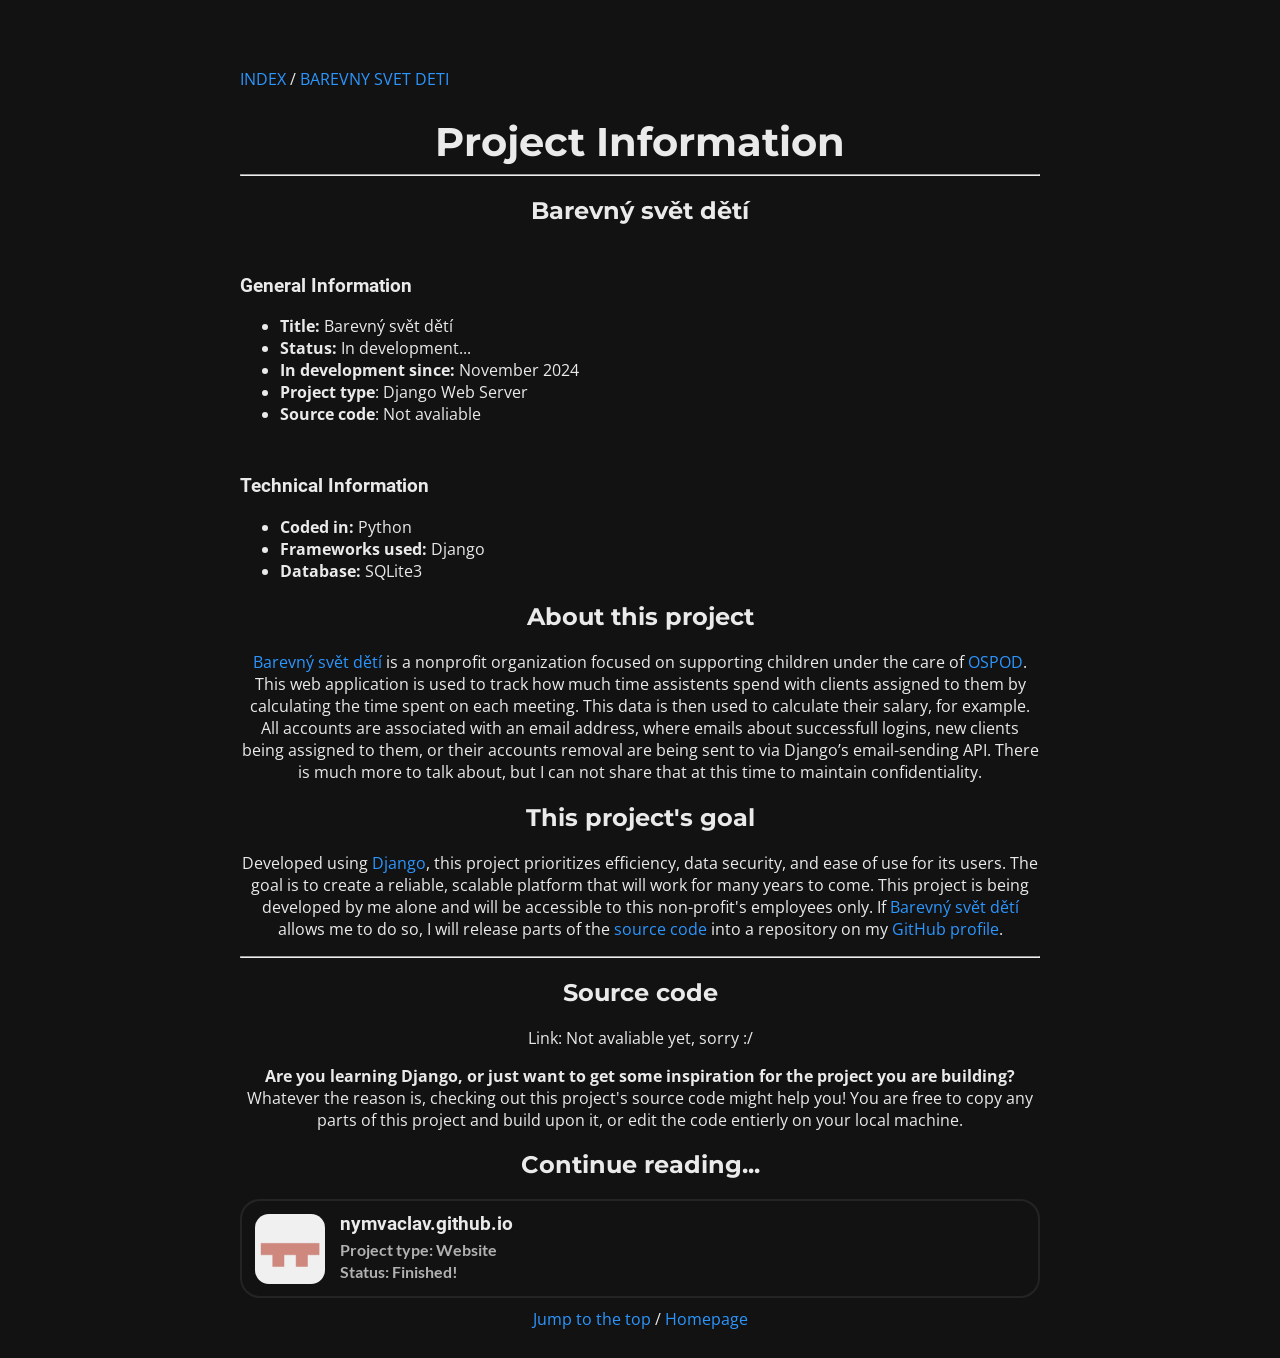
<file: projects/barevnysvetdeti.html>
<!DOCTYPE html>
<html lang="en">
    <head>
        <meta charset="utf-8">
        <meta name="viewport" content="width=device-width, initial-scale=1">
        <title>Václav | My Projects</title>
        <!-- CSS -->
        <link rel="stylesheet" href="/assets/css/main-dark.css"/>
        <link rel="stylesheet" href="/assets/css/font.css"/>
    </head>
    <body>
        <!-- Jump to the top (empty elemant) -->
        <div id="site-top"></div>
        <div class="crop-web">
            

            <!-- Navigation! -->
            <p style="text-align: start;">
                <a href="/index.html">INDEX</a> / <a href="/projects/barevnysvetdeti.html">BAREVNY SVET DETI</a>
            </p>

            <!-- Heading -->
            <h1 style="margin-bottom: 0px;">Project Information</h1>
            <hr>

            <!-- Project Information -->
            <div>
                <h2>Barevný svět dětí</h2>
                <div style="text-align: start; margin-top: 50px;">
                    <h3>General Information</h3>
                    <ul>
                        <li><b>Title:</b> Barevný svět dětí</li>
                        <li><b>Status:</b> In development...</li>   
                        <li><b>In development since:</b> November 2024</li> 
                        <li><b>Project type</b>: Django Web Server</li>
                        <li><b>Source code</b>: Not avaliable</li>          
                    </ul>
                </div>
                <div style="text-align: start; margin-top: 50px;">
                    <h3>Technical Information</h3>
                    <ul>
                        <li><b>Coded in:</b> Python</li>
                        <li><b>Frameworks used:</b> Django</li>   
                        <li><b>Database:</b> SQLite3</li>     
                    </ul>
                </div>
            </div>

            <!-- About this project -->
            <div>
                <h2>About this project</h2>
                <p>
                    <a href="https://www.barevnysvetdeti.cz/">Barevný svět dětí</a> is a nonprofit organization focused on supporting children under the care of <a href="https://www.ospod.cz/">OSPOD</a>. 
                    This web application is used to track how much time assistents spend with clients assigned to them by calculating the time spent on each meeting.
                    This data is then used to calculate their salary, for example. All accounts are associated with an email address, where emails about successfull logins, new clients being assigned
                    to them, or their accounts removal are being sent to via Django’s email-sending API. There is much more to talk about, but I can not share that at this time to maintain confidentiality.
                </p>

                <h2>This project's goal</h2>
                <p>
                    Developed using <a href="https://www.djangoproject.com/">Django</a>, this project prioritizes efficiency, data security, and ease of use for its users. 
                    The goal is to create a reliable, scalable platform that will work for many years to come. This project is being developed by me alone and will be accessible
                    to this non-profit's employees only. If <a href="https://www.barevnysvetdeti.cz/">Barevný svět dětí</a> allows me to do so, I will release parts of the <a href="https://en.wikipedia.org/wiki/Source_code">source code</a> into a repository on my <a href="https://github.com/nymvaclav">GitHub profile</a>.
                </p>
            </div>

            <hr>
            <!-- View the source code! -->
            <div>
                <h2>Source code</h2>
                <span>Link: Not avaliable yet, sorry :/</span>
                <p><b>Are you learning Django, or just want to get some inspiration for the project you are building?</b> Whatever the reason is, checking out this project's source code might help you! You are free to copy any parts of this project and build upon it, or edit the code entierly on your local machine.</p>
            </div>

            <div>
                <h2>Continue reading...</h2>

                <a href="/projects/nymvaclav-github-io.html">
                    <div class="project-base">
                        <div class="project">
                            <div class="project-container">
                                <div>
                                    <img src="/assets/img/project/nymvaclav-github-io/pfp.png" width="70px" height="70px" class="project">
                                </div>
                                <div style="margin-left: 15px;">
                                    <div style="margin-bottom: 4px; margin-top: -1px;">
                                        <h3 style="margin: 0px;"><!-- title -->nymvaclav.github.io</h3>
                                    </div>
                                    <div>
                                        <span class="project"><!-- description -->Project type: Website</span><br>
                                        <span class="project"><!-- description -->Status: Finished!</span>
                                    </div>
                                </div>
                            </div>
                        </div>
                    </div>
                </a>
            </div>

            <!-- Actions at the bottom of the site  -->
            <div style="margin-bottom: 10px;">
                <a href="#site-top">Jump to the top </a>
                <span>/</span>
                <a href="/index.html"> Homepage</a>
            </div>
        </div>
    </body>
</html>
</file>
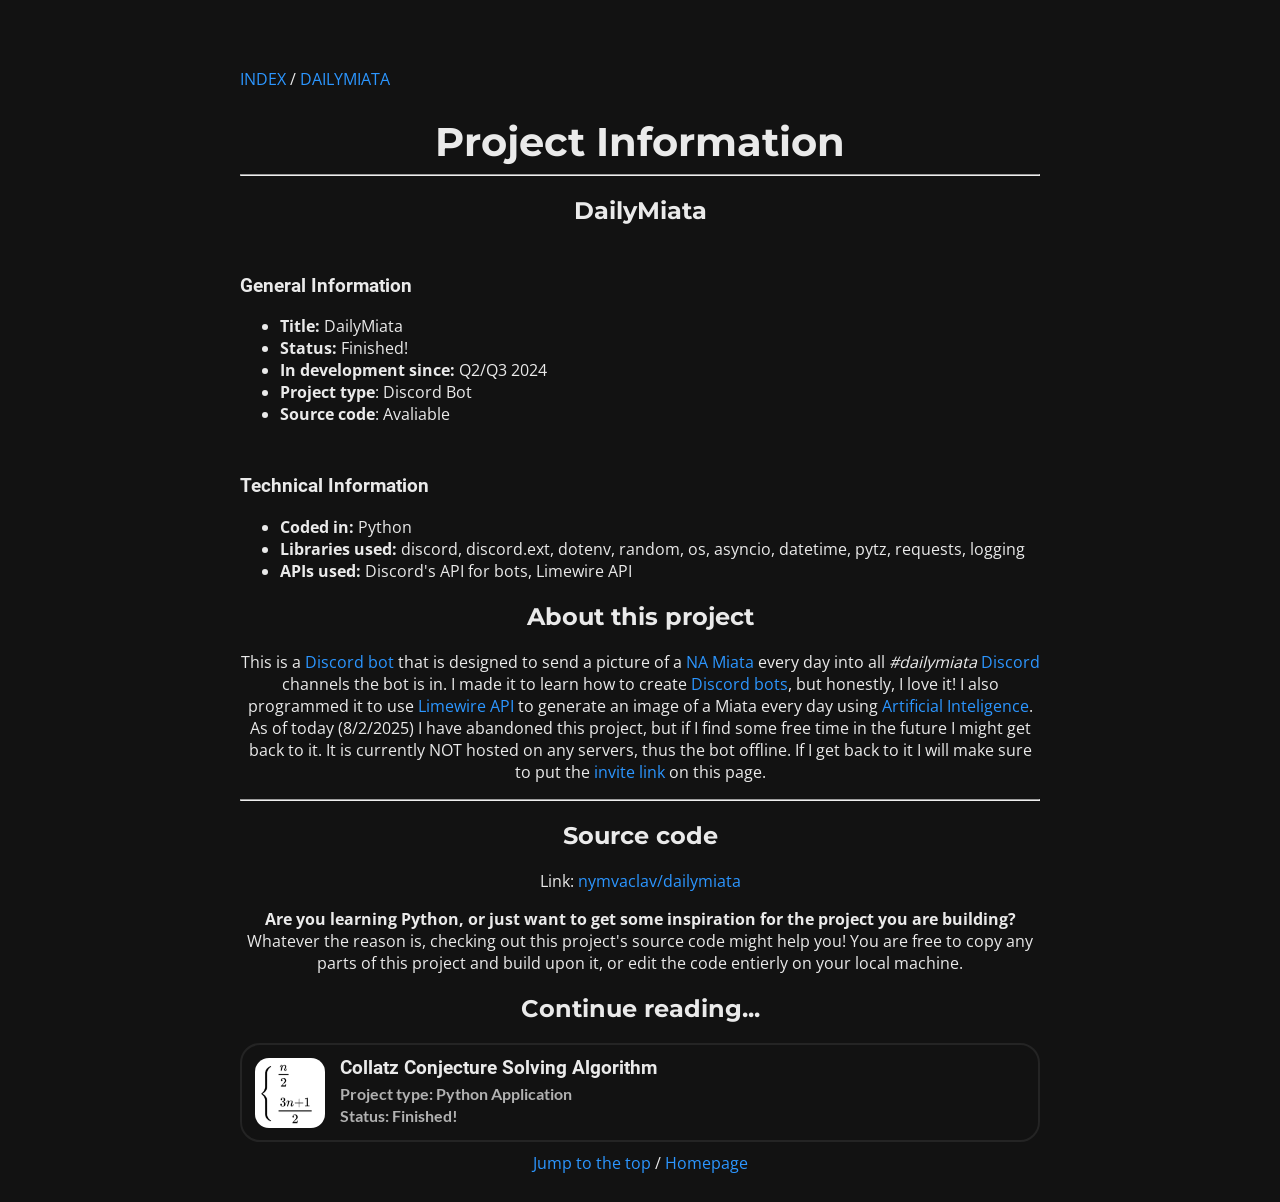
<file: projects/dailymiata.html>
<!DOCTYPE html>
<html lang="en">
    <head>
        <meta charset="utf-8">
        <meta name="viewport" content="width=device-width, initial-scale=1">
        <title>Václav | My Projects</title>
        <!-- CSS -->
        <link rel="stylesheet" href="/assets/css/main-dark.css"/>
        <link rel="stylesheet" href="/assets/css/font.css"/>
    </head>
    <body>
        <!-- Jump to the top (empty elemant) -->
        <div id="site-top"></div>
        <div class="crop-web">
            <!-- Navigation! -->
            <p style="text-align: start;">
                <a href="/index.html">INDEX</a> / <a href="/projects/dailymiata.html">DAILYMIATA</a>
            </p>

            <!-- Heading -->
            <h1 style="margin-bottom: 0px;">Project Information</h1>
            <hr>

            <!-- Project Information -->
            <div>
                <h2>DailyMiata</h2>
                <div style="text-align: start; margin-top: 50px;">
                    <h3>General Information</h3>
                    <ul>
                        <li><b>Title:</b> DailyMiata</li>
                        <li><b>Status:</b> Finished!</li>   
                        <li><b>In development since:</b> Q2/Q3 2024</li> 
                        <li><b>Project type</b>: Discord Bot</li>
                        <li><b>Source code</b>: Avaliable</li>          
                    </ul>
                </div>
                <div style="text-align: start; margin-top: 50px;">
                    <h3>Technical Information</h3>
                    <ul>
                        <li><b>Coded in:</b> Python</li>
                        <li><b>Libraries used:</b> discord, discord.ext, dotenv, random, os, asyncio, datetime, pytz, requests, logging</li>
                        <li><b>APIs used:</b> Discord's API for bots, Limewire API</li>
                    </ul>
                </div>
            </div>

            <!-- About this project -->
            <div>
                <h2>About this project</h2>
                <p>
                    This is a <a href="https://discord.com/developers/docs/intro">Discord bot</a> that is designed to send a picture of a <a href="https://en.wikipedia.org/wiki/Mazda_MX-5_(NA)">NA Miata</a> every day into all <i>#dailymiata</i> <a href="https://discord.com/">Discord</a> channels the bot is in. I made it to learn how to create
                    <a href="https://discord.com/developers/docs/intro">Discord bots</a>, but honestly, I love it! I also programmed it to use <a href="https://limewire.com/">Limewire API</a> to generate an image of a Miata every day using <a href="https://en.wikipedia.org/wiki/Artificial_intelligence">Artificial Inteligence</a>. As of today (8/2/2025) I have abandoned this project,
                    but if I find some free time in the future I might get back to it. It is currently NOT hosted on any servers, thus the bot offline. If I get back to it I will make sure to put the <a href="https://support.discord.com/hc/en-us/articles/208866998-Invites-101">invite link</a> on this page.
                </p>
            </div>

            <hr>
            <!-- View the source code! -->
            <div>
                <h2>Source code</h2>
                <span>Link: <a href="https://github.com/nymvaclav/dailymiata">nymvaclav/dailymiata</a> </span>
                <p><b>Are you learning Python, or just want to get some inspiration for the project you are building?</b> Whatever the reason is, checking out this project's source code might help you! You are free to copy any parts of this project and build upon it, or edit the code entierly on your local machine.</p>
            </div>

            <div>
                <h2>Continue reading...</h2>
                
                <a href="/projects/collatz-conjecture-solving-algorithm.html">
                    <div class="project-base">
                        <div class="project">
                            <div class="project-container">
                                <div>
                                    <img src="/assets/img/project/collatz-conjecture-solving-algorithm/icon.png" width="70px" height="70px" class="project">
                                </div>
                                <div style="margin-left: 15px;">
                                    <div style="margin-bottom: 4px; margin-top: -1px;">
                                        <h3 style="margin: 0px;"><!-- title -->Collatz Conjecture Solving Algorithm</h3>
                                    </div>
                                    <div>
                                        <span class="project"><!-- description -->Project type: Python Application</span><br>
                                        <span class="project"><!-- description -->Status: Finished!</span>
                                    </div>
                                </div>

                            </div>
                        </div>
                    </div>
                </a>
            </div>

            <!-- Actions at the bottom of the site  -->
            <div style="margin-bottom: 10px;">
                <a href="#site-top">Jump to the top </a>
                <span>/</span>
                <a href="/index.html"> Homepage</a>
            </div>

            
        </div>
    </body>
</html>
</file>
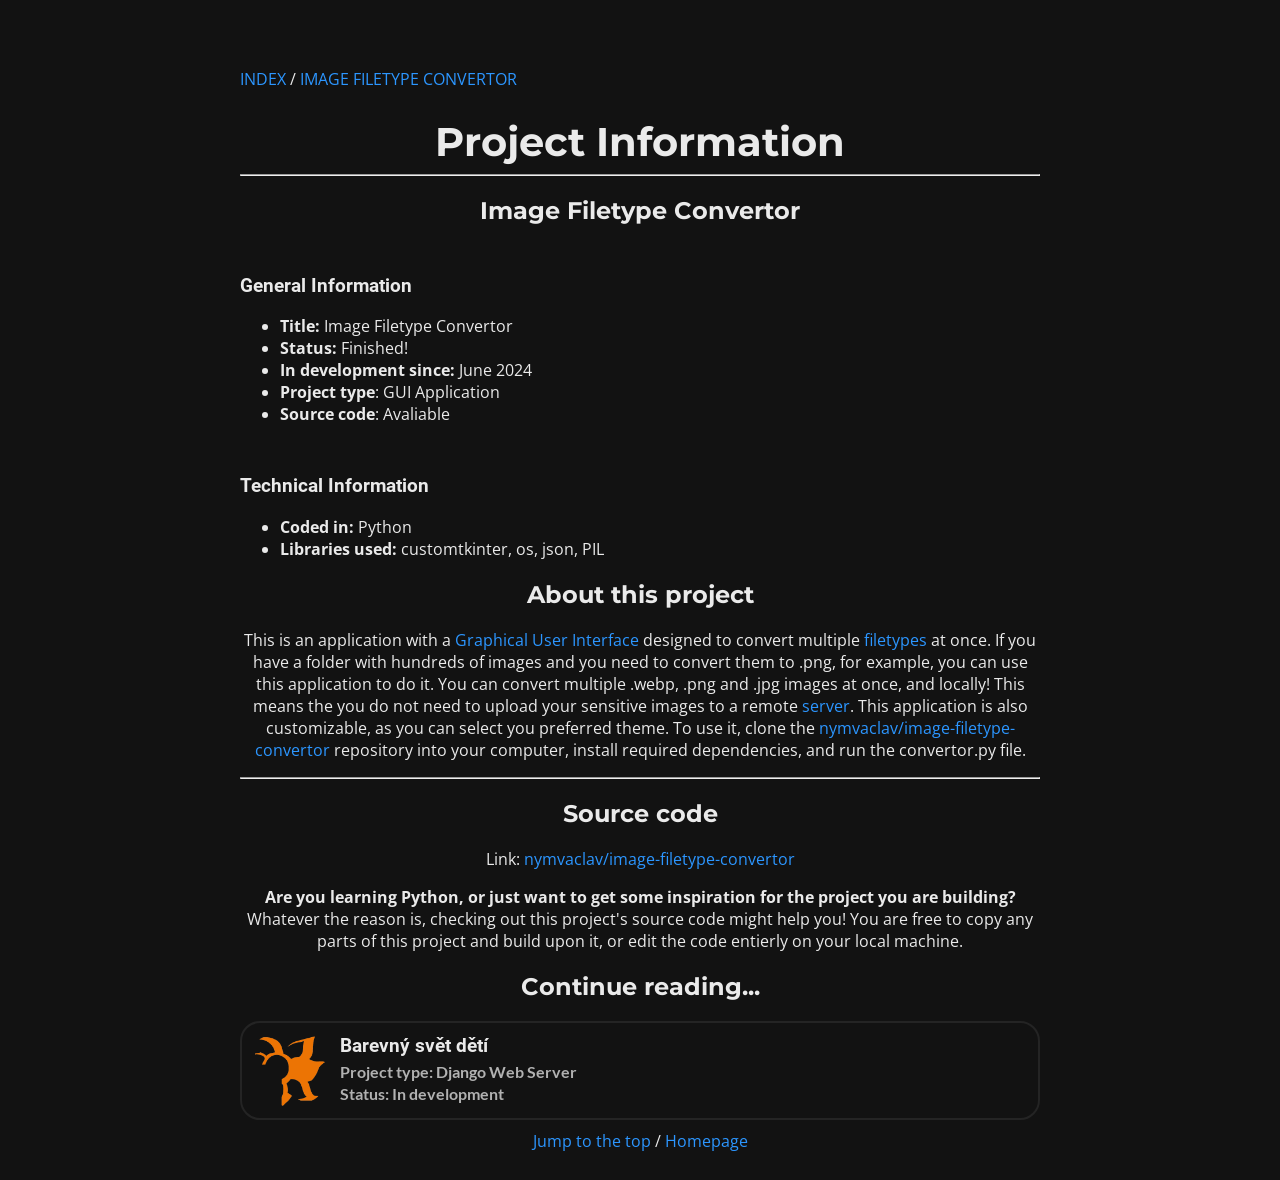
<file: projects/image-filetype-converter.html>
<!DOCTYPE html>
<html lang="en">
    <head>
        <meta charset="utf-8">
        <meta name="viewport" content="width=device-width, initial-scale=1">
        <title>Václav | My Projects</title>
        <!-- CSS -->
        <link rel="stylesheet" href="/assets/css/main-dark.css"/>
        <link rel="stylesheet" href="/assets/css/font.css"/>
    </head>
    <body>
        <!-- Jump to the top (empty elemant) -->
        <div id="site-top"></div>
        <div class="crop-web">
            <!-- Navigation! -->
            <p style="text-align: start;">
                <a href="/index.html">INDEX</a> / <a href="/projects/image-filetype-converter.html">IMAGE FILETYPE CONVERTOR</a>
            </p>

            <!-- Heading -->
            <h1 style="margin-bottom: 0px;">Project Information</h1>
            <hr>

            <!-- Project Information -->
            <div>
                <h2>Image Filetype Convertor</h2>
                <div style="text-align: start; margin-top: 50px;">
                    <h3>General Information</h3>
                    <ul>
                        <li><b>Title:</b> Image Filetype Convertor</li>
                        <li><b>Status:</b> Finished!</li>   
                        <li><b>In development since:</b> June 2024</li> 
                        <li><b>Project type</b>: GUI Application</li>
                        <li><b>Source code</b>: Avaliable</li>          
                    </ul>
                </div>
                <div style="text-align: start; margin-top: 50px;">
                    <h3>Technical Information</h3>
                    <ul>
                        <li><b>Coded in:</b> Python</li>
                        <li><b>Libraries used:</b> customtkinter, os, json, PIL</li>
                    </ul>
                </div>
            </div>

            <!-- About this project -->
            <div>
                <h2>About this project</h2>
                <p>
                    This is an application with a <a href="https://en.wikipedia.org/wiki/Graphical_user_interface">Graphical User Interface</a> designed to convert multiple <a href="https://developer.mozilla.org/en-US/docs/Web/Media/Guides/Formats/Image_types">filetypes</a> at once. If you have a folder with hundreds of images and you need to convert them to .png, for example, you can use this application to do it.
                    You can convert multiple .webp, .png and .jpg images at once, and locally! This means the you do not need to upload your sensitive images to a remote <a href="https://en.wikipedia.org/wiki/Server">server</a>. This application is also customizable, as you can select you preferred theme.
                    To use it, clone the <a href="https://github.com/nymvaclav/image-filetype-convertor">nymvaclav/image-filetype-convertor</a> repository into your computer, install required dependencies, and run the convertor.py file.
                </p>
            </div>

            <hr>
            <!-- View the source code! -->
            <div>
                <h2>Source code</h2>
                <span>Link: <a href="https://github.com/nymvaclav/image-filetype-convertor">nymvaclav/image-filetype-convertor</a> </span>
                <p><b>Are you learning Python, or just want to get some inspiration for the project you are building?</b> Whatever the reason is, checking out this project's source code might help you! You are free to copy any parts of this project and build upon it, or edit the code entierly on your local machine.</p>
            </div>

            <div>
                <h2>Continue reading...</h2>
                
                <a href="/projects/barevnysvetdeti.html">
                    <div class="project-base">
                        <div class="project">
                            <div class="project-container">
                                <div>
                                    <img src="/assets/img/project/bsd/bsd-icon.png" width="70px" height="70px" class="project">
                                </div>
                                <div style="margin-left: 15px;">
                                    <div style="margin-bottom: 4px; margin-top: -1px;">
                                        <h3 style="margin: 0px;"><!-- title -->Barevný svět dětí</h3>
                                    </div>
                                    <div>
                                        <span class="project"><!-- description -->Project type: Django Web Server</span><br>
                                        <span class="project"><!-- description -->Status: In development</span>
                                    </div>
                                </div>
                            </div>
                        </div>
                    </div>
                </a>
            </div>

            <!-- Actions at the bottom of the site  -->
            <div style="margin-bottom: 10px;">
                <a href="#site-top">Jump to the top </a>
                <span>/</span>
                <a href="/index.html"> Homepage</a>
            </div>

            
        </div>
    </body>
</html>
</file>
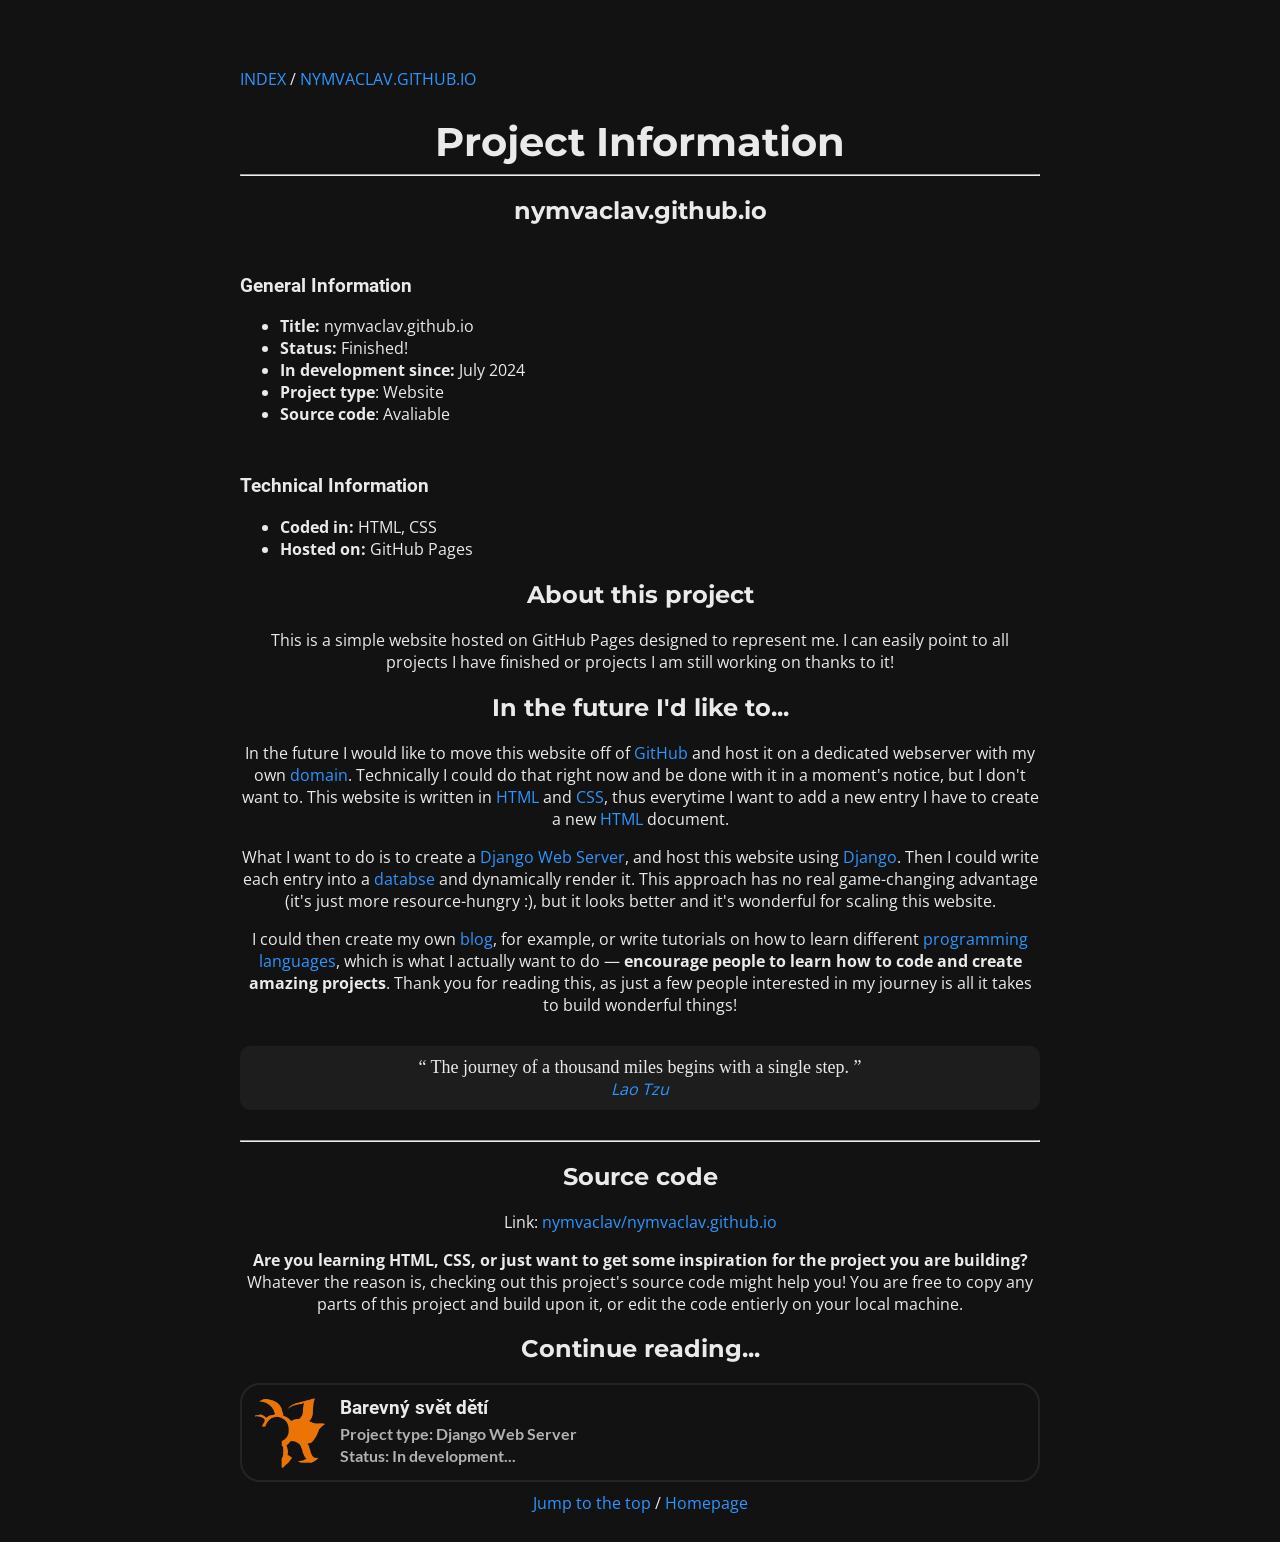
<file: projects/nymvaclav-github-io.html>
<!DOCTYPE html>
<html lang="en">
    <head>
        <meta charset="utf-8">
        <meta name="viewport" content="width=device-width, initial-scale=1">
        <title>Václav | My Projects</title>
        <!-- CSS -->
        <link rel="stylesheet" href="/assets/css/main-dark.css"/>
        <link rel="stylesheet" href="/assets/css/font.css"/>
        <link rel="stylesheet" href="/assets/css/quote.css"/>
    </head>
    <body>
        <!-- Jump to the top (empty elemant) -->
        <div id="site-top"></div>
        <div class="crop-web">
            <!-- Navigation! -->
            <p style="text-align: start;">
                <a href="/index.html">INDEX</a> / <a href="/projects/nymvaclav-github-io.html">NYMVACLAV.GITHUB.IO</a>
            </p>

            <!-- Heading -->
            <h1 style="margin-bottom: 0px;">Project Information</h1>
            <hr>

            <!-- Project Information -->
            <div>
                <h2>nymvaclav.github.io</h2>
                <div style="text-align: start; margin-top: 50px;">
                    <h3>General Information</h3>
                    <ul>
                        <li><b>Title:</b> nymvaclav.github.io</li>
                        <li><b>Status:</b> Finished!</li>   
                        <li><b>In development since:</b> July 2024</li> 
                        <li><b>Project type</b>: Website</li>
                        <li><b>Source code</b>: Avaliable</li>          
                    </ul>
                </div>
                <div style="text-align: start; margin-top: 50px;">
                    <h3>Technical Information</h3>
                    <ul>
                        <li><b>Coded in:</b> HTML, CSS</li>
                        <li><b>Hosted on:</b> GitHub Pages</li>
                    </ul>
                </div>
            </div>

            <!-- About this project -->
            <div>
                <h2>About this project</h2>
                <p>
                    This is a simple website hosted on GitHub Pages designed to represent me. I can easily point to all projects I have
                    finished or projects I am still working on thanks to it!
                </p>
            </div>

            <!-- Plans for the future -->
            <div>
                <h2>In the future I'd like to...</h2>
                <p>
                    In the future I would like to move this website off of <a href="https://github.com/">GitHub</a> and host it
                    on a dedicated webserver with my own <a href="https://en.wikipedia.org/wiki/Domain_name">domain</a>.
                    Technically I could do that right now and be done with it in a moment's notice, but I don't want to.
                    This website is written
                    in <a href="https://en.wikipedia.org/wiki/HTML">HTML</a> and <a href="https://en.wikipedia.org/wiki/CSS">CSS</a>,
                    thus everytime I want to add a new entry I have to create a new <a href="https://en.wikipedia.org/wiki/HTML">HTML</a> document.
                </p>
                <p>
                    What I want to do is to create a <a href="https://www.djangoproject.com/">Django Web Server</a>, and host this website
                    using <a href="https://www.djangoproject.com/">Django</a>. Then I could write each entry into
                    a <a href="https://en.wikipedia.org/wiki/Database">databse</a> and dynamically render it.
                    This approach has no real game-changing advantage (it's just more resource-hungry :),
                    but it looks better and it's wonderful for scaling this website.
                </p>
                <p>    
                    I could then create my
                    own <a href="https://en.wikipedia.org/wiki/Blog">blog</a>,
                    for example, or write tutorials on how to learn different
                    <a href="https://en.wikipedia.org/wiki/Computer_programming">programming languages</a>,
                    which is what I actually want to do — <b>encourage people to learn how to code and create amazing projects</b>.  
                    Thank you for reading this, as just a few people interested in my journey is all it takes to build wonderful things!
                </p>

                <!-- quote -->
                <p class="quote">
                    <span>“ The journey of a thousand miles begins with a single step. ”</span><br>
                    <i><a href="https://en.wikipedia.org/wiki/Laozi">Lao Tzu</a></i>
                </p>
            </div>

            <hr>
            <!-- View the source code! -->
            <div>
                <h2>Source code</h2>
                <span>Link: <a href="https://github.com/nymvaclav/nymvaclav.github.io/">nymvaclav/nymvaclav.github.io</a> </span>
                <p><b>Are you learning HTML, CSS, or just want to get some inspiration for the project you are building?</b> Whatever the reason is, checking out this project's source code might help you! You are free to copy any parts of this project and build upon it, or edit the code entierly on your local machine.</p>
            </div>

            <div>
                <h2>Continue reading...</h2>
                
                <a href="/projects/barevnysvetdeti.html">
                    <div class="project-base">
                        <div class="project">
                            <div class="project-container">
                                <div>
                                    <img src="/assets/img/project/bsd/bsd-icon.png" width="70px" height="70px" class="project">
                                </div>
                                <div style="margin-left: 15px;">
                                    <div style="margin-bottom: 4px; margin-top: -1px; display: flex;">
                                        <h3 style="margin: 0px;"><!-- title -->Barevný svět dětí</h3>
                                    </div>
                                    <div>
                                        <span class="project"><!-- description -->Project type: Django Web Server</span><br>
                                        <span class="project"><!-- description -->Status: In development...</span>
                                    </div>
                                </div>

                            </div>
                        </div>
                    </div>
                </a>

            </div>

            <!-- Actions at the bottom of the site  -->
            <div style="margin-bottom: 10px;">
                <a href="#site-top">Jump to the top </a>
                <span>/</span>
                <a href="/index.html"> Homepage</a>
            </div>

            
        </div>
    </body>
</html>
</file>
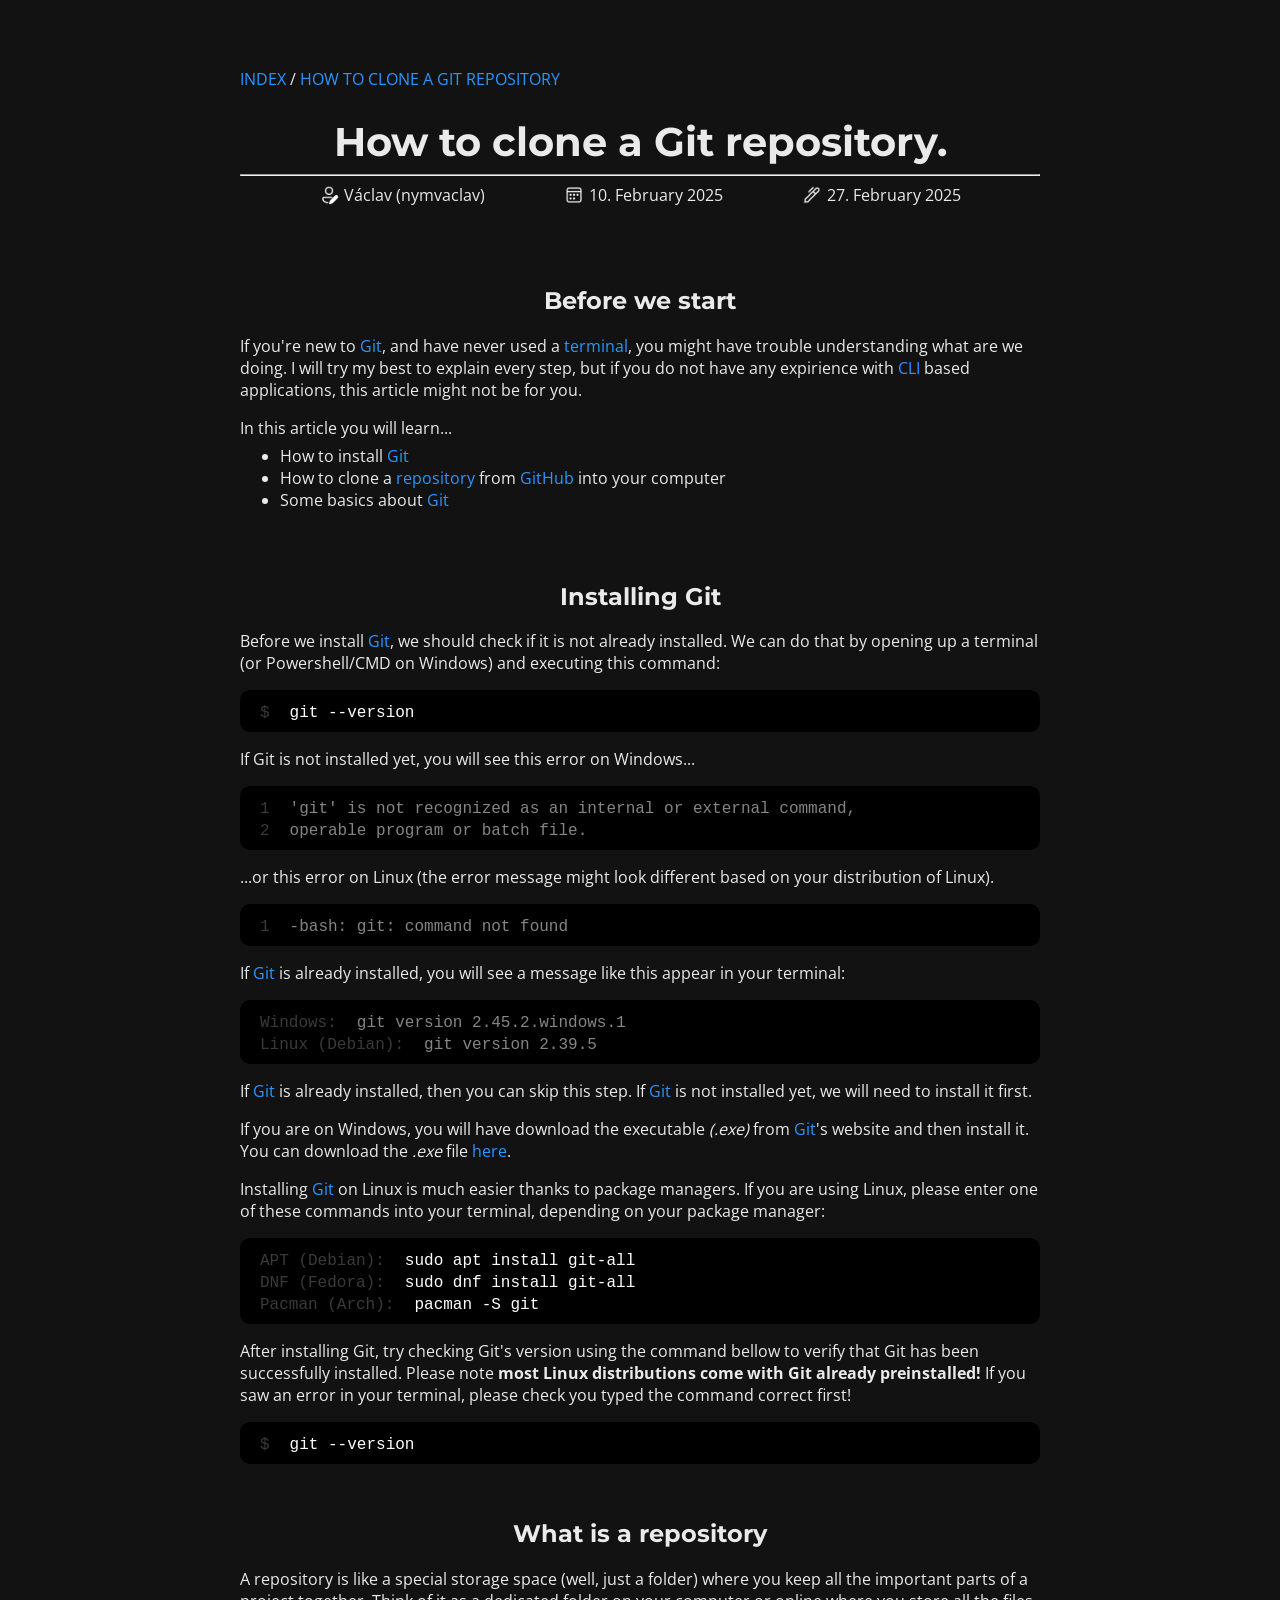
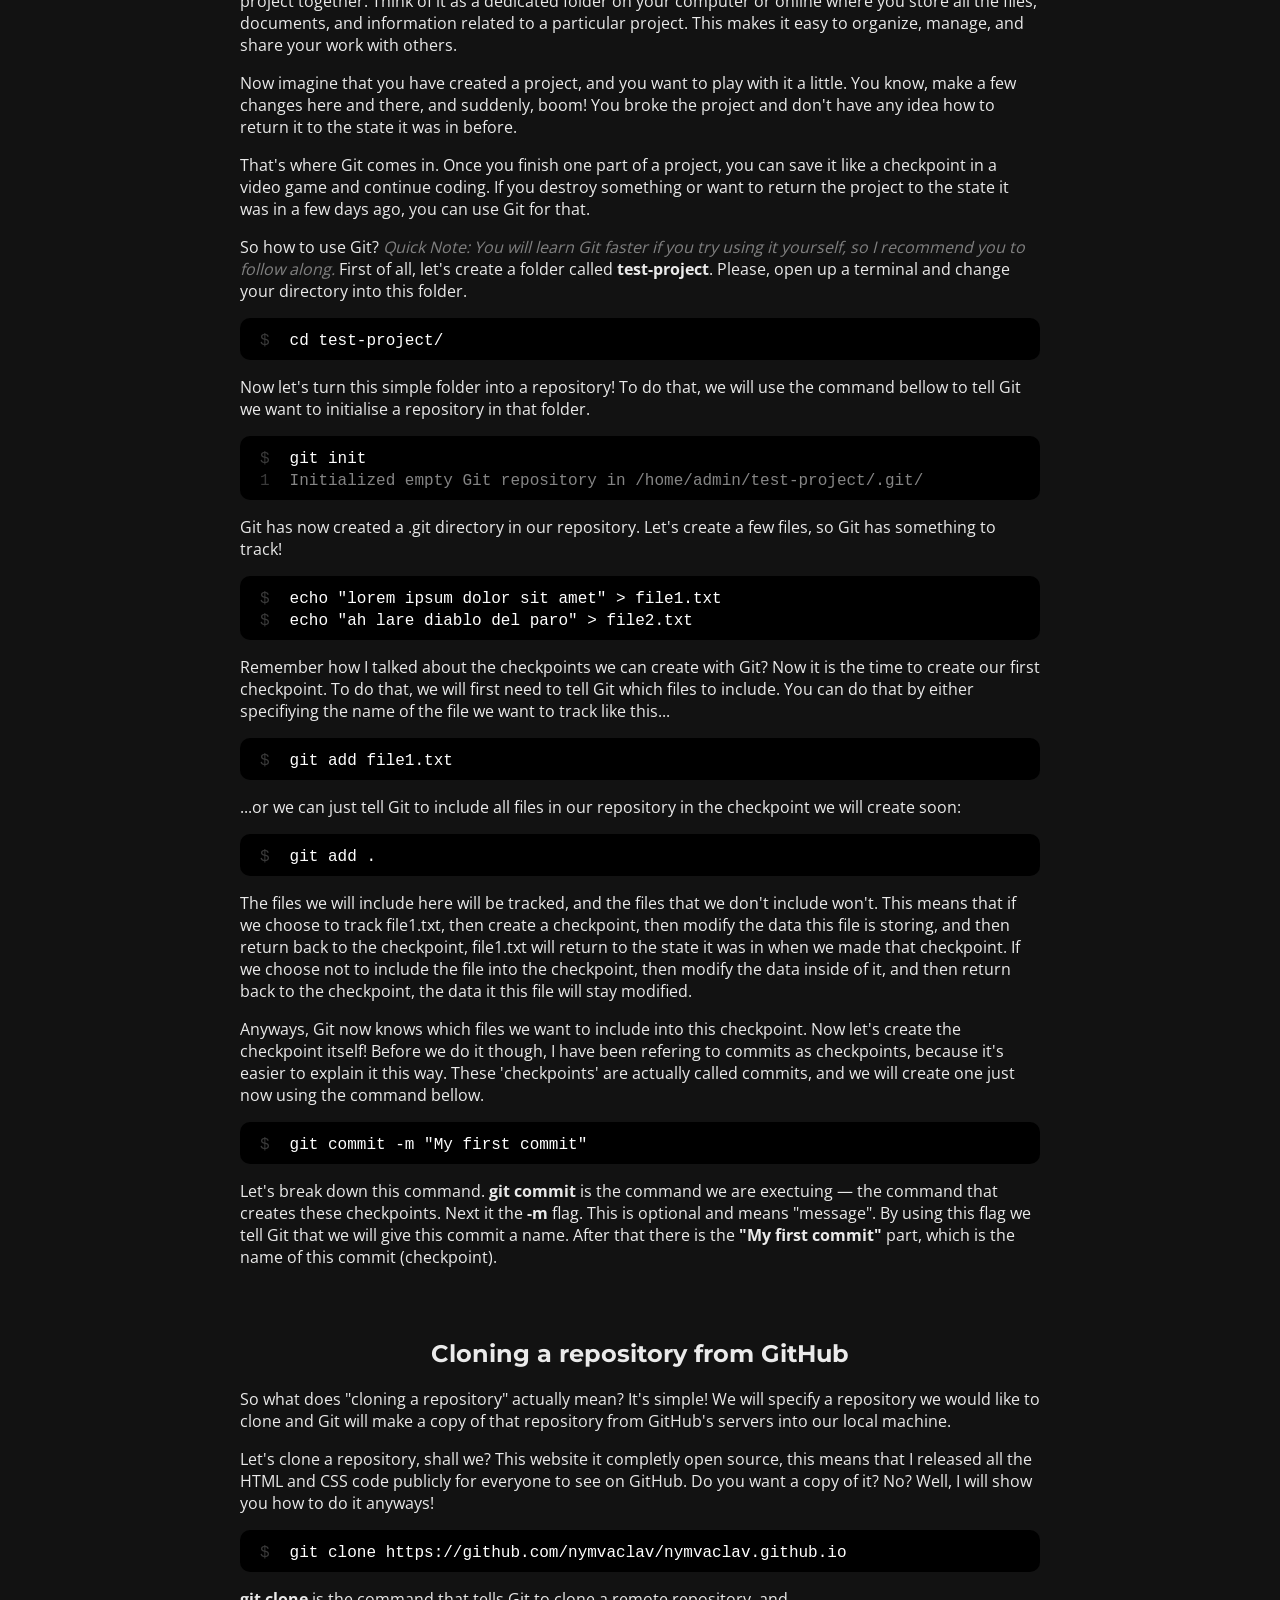
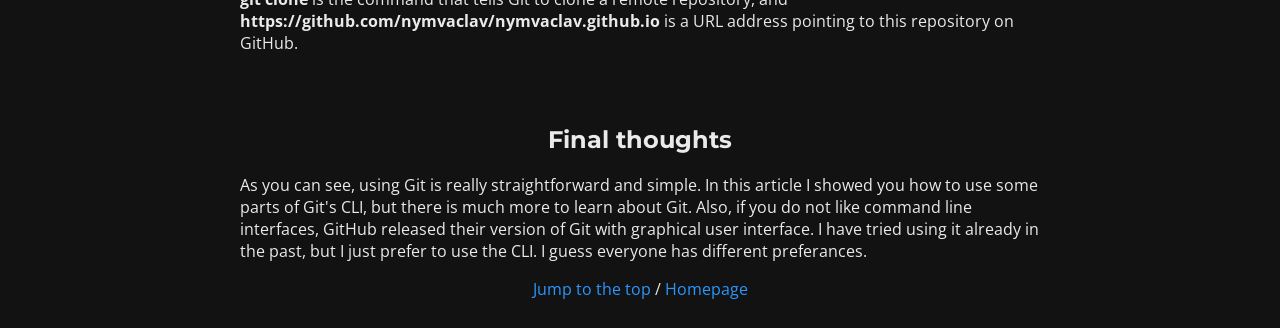
<file: articles/how-to-clone-a-git-repo/how-to-clone-a-git-repository.html>
<!DOCTYPE html>
<html lang="en">
    <head>
        <meta charset="utf-8">
        <meta name="viewport" content="width=device-width, initial-scale=1">
        <title>Václav | Articles</title>
        <!-- CSS -->
        <link rel="stylesheet" href="/assets/css/main-dark.css"/>
        <link rel="stylesheet" href="/assets/css/font.css"/>
        <link rel="stylesheet" href="/assets/css/article.css"/>
        <link rel="stylesheet" href="/assets/css/code-snippet.css"/>
    </head>
    <body>
        <!-- Jump to the top (empty elemant) -->
        <div id="site-top"></div>
        <div class="crop-web">
            <!-- Navigation! -->
            <p style="text-align: start;">
                <a href="/index.html">INDEX</a> / <a href="/projects/nymvaclav-github-io.html">HOW TO CLONE A GIT REPOSITORY</a>
            </p>

            <!-- Heading -->
            <h1 style="margin-bottom: 0px;">How to clone a Git repository.</h1>
            <hr>

            <!-- Metadata -->
            <div class="article-metadata">
                <div title="Written by...">
                    <img src="/assets/img/icons/article/author.png" width="20px" height="20px" style="margin-top: 1px; margin-right: 5px;">
                    <span>Václav (nymvaclav)</span>
                </div>
                <div title="Published on...">
                    <img src="/assets/img/icons/article/calendar.png" width="20px" height="20px" style="margin-top: 1px; margin-right: 5px;">
                    <span>10. February 2025</span>
                </div>
                <div title="Last edited on...">
                    <img src="/assets/img/icons/article/edit.png" width="20px" height="20px" style="margin-top: 1px; margin-right: 5px;">
                    <span>27. February 2025</span>
                </div>
            </div>

            <div class="article">
                <div>
                    <h2>Before we start</h2>
                    <p>
                        If you're new to <a href="https://git-scm.com/">Git</a>, and have never used a <a href="https://en.wikipedia.org/wiki/Command-line_interface">terminal</a>, you might
                        have trouble understanding what are we doing. I will try my best to explain every step, but if you do not have any expirience with <a href="https://en.wikipedia.org/wiki/Command-line_interface">CLI</a>
                        based applications, this article might not be for you.
                    </p>
                    <p style="margin-bottom: -10px;">
                        In this article you will learn...
                    </p>
                    <ul>
                        <li>How to install <a href="https://git-scm.com/">Git</a></li>
                        <li>How to clone a <a href="https://docs.github.com/en/repositories/creating-and-managing-repositories/about-repositories">repository</a> from <a href="https://github.com/">GitHub</a> into your computer</li>
                        <li>Some basics about <a href="https://git-scm.com/">Git</a></li>
                    </ul>
                </div>
                <div>
                    <h2>Installing Git</h2>
                    <p>
                        Before we install <a href="https://git-scm.com/">Git</a>, we should check if it is not already installed. We can do that by opening up a terminal (or Powershell/CMD on Windows)
                        and executing this command:
                    </p>
                    <div class="code-snippet">
                        <span class="code-snippet-line-number">$</span><span>git --version</span>
                    </div>
                    <p>
                        If Git is not installed yet, you will see this error on Windows...
                    </p>
                    <div class="code-snippet">
                        <span class="code-snippet-line-number">1</span><span class="code-reply">'git' is not recognized as an internal or external command,</span><br>
                        <span class="code-snippet-line-number">2</span><span class="code-reply">operable program or batch file.</span>
                    </div>
                    <p>...or this error on Linux (the error message might look different based on your distribution of Linux).</p>
                    <div class="code-snippet">
                        <span class="code-snippet-line-number">1</span><span class="code-reply">-bash: git: command not found</span>
                    </div>
                    <p>
                        If <a href="https://git-scm.com/">Git</a> is already installed, you will see a message like this appear in your terminal:
                    </p>
                    <div class="code-snippet">
                        <span class="code-snippet-line-number">Windows:</span><span class="code-reply">git version 2.45.2.windows.1</span><br>
                        <span class="code-snippet-line-number">Linux (Debian):</span><span class="code-reply">git version 2.39.5</span>
                    </div>
                    <p>
                        If <a href="https://git-scm.com/">Git</a> is already installed, then you can skip this step. If <a href="https://git-scm.com/">Git</a> is not installed yet, we will need to install it first.
                    </p>
                    <p>
                        If you are on Windows, you will have download the executable <i>(.exe)</i> from <a href="https://git-scm.com/">Git</a>'s website and then install it. You can download the <i>.exe</i> file <a href="https://git-scm.com/downloads">here</a>.
                    </p>
                    <p>
                        Installing <a href="https://git-scm.com/">Git</a> on Linux is much easier thanks to package managers. If you are using Linux, please enter one of these commands into your terminal, depending on your package manager:
                    </p>
                    <div class="code-snippet">
                        <span class="code-snippet-line-number">APT (Debian):</span><span>sudo apt install git-all</span><br>
                        <span class="code-snippet-line-number">DNF (Fedora):</span><span>sudo dnf install git-all</span><br>
                        <span class="code-snippet-line-number">Pacman (Arch):</span><span>pacman -S git</span>
                    </div>
                    <p>
                        After installing Git, try checking Git's version using the command bellow to verify that Git has been successfully installed. Please note <b>most Linux distributions come with Git already preinstalled!</b>
                        If you saw an error in your terminal, please check you typed the command correct first!
                    </p>
                    <div class="code-snippet">
                        <span class="code-snippet-line-number">$</span><span>git --version</span>
                    </div>
                </div>
                <div>
                    <h2>What is a repository</h2>
                    <p>
                        A repository is like a special storage space (well, just a folder) where you keep all the important parts of a project together.
                        Think of it as a dedicated folder on your computer or online where you store all the files,
                        documents, and information related to a particular project. This makes it easy to organize,
                        manage, and share your work with others.
                    </p>
                    <p>
                        Now imagine that you have created a project, and you want to play with it a little. You know, make a few changes here
                        and there, and suddenly, boom! You broke the project and don't have any idea how to return it to the state it was in before.
                    </p>
                    <p>
                        That's where Git comes in. Once you finish one part of a project, you can save it like a checkpoint in a video game and continue coding.
                        If you destroy something or want to return the project to the state it was in a few days ago, you can use Git for that.
                    </p>
                    <p>
                        So how to use Git? <i style="color: grey;">Quick Note: You will learn Git faster if you try using it yourself, so I recommend
                        you to follow along.</i> First of all, let's create a folder called <b>test-project</b>. Please, open up a terminal and
                        change your directory into this folder.
                    </p>
                    <div class="code-snippet">
                        <span class="code-snippet-line-number">$</span><span>cd test-project/</span>
                    </div>
                    <p>
                        Now let's turn this simple folder into a repository! To do that, we will use the command bellow to tell Git we want to initialise
                        a repository in that folder.
                    </p>
                    <div class="code-snippet">
                        <span class="code-snippet-line-number">$</span><span>git init</span><br>
                        <span class="code-snippet-line-number">1</span><span class="code-reply">Initialized empty Git repository in /home/admin/test-project/.git/</span>
                    </div>
                    <p>
                        Git has now created a .git directory in our repository. Let's create a few files, so Git has something to track!
                    </p>
                    <div class="code-snippet">
                        <span class="code-snippet-line-number">$</span><span>echo "lorem ipsum dolor sit amet" > file1.txt</span><br>
                        <span class="code-snippet-line-number">$</span><span>echo "ah lare diablo del paro" > file2.txt</span>
                    </div>
                    <p>
                        Remember how I talked about the checkpoints we can create with Git? Now it is the time to create our first checkpoint.
                        To do that, we will first need to tell Git which files to include. You can do that by either specifiying the name of the file we want to track like this...
                    </p>
                    <div class="code-snippet">
                        <span class="code-snippet-line-number">$</span><span>git add file1.txt</span>
                    </div>
                    <p>
                        ...or we can just tell Git to include all files in our repository in the checkpoint we will create soon:
                    </p>
                    <div class="code-snippet">
                        <span class="code-snippet-line-number">$</span><span>git add .</span>
                    </div>
                    <p>
                        The files we will include here
                        will be tracked, and the files that we don't include won't. This means that if we choose to track file1.txt, then create a checkpoint, then modify the data this file is storing,
                        and then return back to the checkpoint, file1.txt will return to the state it was in when we made that checkpoint. If we choose not to include the file into the 
                        checkpoint, then modify the data inside of it, and then return back to the checkpoint, the data it this file will stay modified.
                    </p>
                    <p>
                        Anyways, Git now knows which files we want to include into this checkpoint. Now let's create the checkpoint itself! Before we do it though,
                        I have been refering to commits as checkpoints, because it's easier to explain it this way. These 'checkpoints' are actually called commits, and
                        we will create one just now using the command bellow.
                    </p>
                    <div class="code-snippet">
                        <span class="code-snippet-line-number">$</span><span>git commit -m "My first commit"</span>
                    </div>
                    <p>
                        Let's break down this command. <b>git commit</b> is the command we are exectuing — the command that creates these checkpoints.
                        Next it the <b>-m</b> flag. This is optional and means "message". By using this flag we tell Git that we will give this commit a name.
                        After that there is the <b>"My first commit"</b> part, which is the name of this commit (checkpoint).
                    </p>
                </div>
                <div>
                    <h2>Cloning a repository from GitHub</h2>
                    <p>
                        So what does "cloning a repository" actually mean? It's simple! We will specify a repository we would like to clone
                        and Git will make a copy of that repository from GitHub's servers into our local machine.
                    </p>
                    <p>
                        Let's clone a repository, shall we? This website it completly open source,
                        this means that I released all the HTML and CSS code publicly for everyone to
                        see on GitHub. Do you want a copy of it? No? Well, I will show you how to do it anyways!
                    </p>
                    <div class="code-snippet">
                        <span class="code-snippet-line-number">$</span><span>git clone https://github.com/nymvaclav/nymvaclav.github.io</span>
                    </div>
                    <p>
                        <b>git clone</b> is the command that tells Git to clone a remote repository, and <b>https://github.com/nymvaclav/nymvaclav.github.io</b> is a URL address pointing to this repository
                        on GitHub.
                    </p>
                </div>
                <div>
                    <h2>Final thoughts</h2>
                    <p>
                        As you can see, using Git is really straightforward and simple. In this article I showed you how to use some parts of Git's CLI, but there
                        is much more to learn about Git. Also, if you do not like command line interfaces, GitHub released their version of Git with graphical user interface. I have tried using it already in the past,
                        but I just prefer to use the CLI. I guess everyone has different preferances.
                    </p>
                </div>

            </div>

            <!-- Actions at the bottom of the site  -->
            <div style="margin-bottom: 10px;">
                <a href="#site-top">Jump to the top </a>
                <span>/</span>
                <a href="/index.html"> Homepage</a>
            </div>

        </div>
    </body>
</html>
</file>
<file: assets/css/main-dark.css>
@import url("/assets/css/font.css");


/* --------------------< Universal Styles >-------------------- */
body {
    font-family: 'Open Sans', sans-serif;
    font-weight: 400;
    color: #EAEAEA;
    background-color: #121212;
    padding: 10px;
}

h1 {
    font-family: 'Montserrat', sans-serif;
    font-weight: 700;
    font-size: 40px;
    color: #EAEAEA;
    -webkit-user-select: none; /* Safari */
    -ms-user-select: none; /* IE 10 and IE 11 */
    user-select: none; /* Standard syntax */
}

h2, h4, h5, h6 {
    font-family: 'Montserrat', sans-serif;
    font-weight: 700;
    color: #EAEAEA;
    -webkit-user-select: none; /* Safari */
    -ms-user-select: none; /* IE 10 and IE 11 */
    user-select: none; /* Standard syntax */
}

h3 {
    font-family: 'Roboto', sans-serif;
    font-weight: 700;
    color: #EAEAEA;
    -webkit-user-select: none; /* Safari */
    -ms-user-select: none; /* IE 10 and IE 11 */
    user-select: none; /* Standard syntax */
}

span, p {
    font-family: 'Open Sans', sans-serif;
    font-weight: 400;
    color: #EAEAEA;
}

a {
    font-weight: 400;
    color: #2c96ff;
    text-decoration: none;
}

a:hover {
    font-weight: 400;
    color: #a03aff;
}

img {
    -webkit-user-select: none; /* Safari */
    -ms-user-select: none; /* IE 10 and IE 11 */
    user-select: none; /* Standard syntax */
}

.crop-web {
    text-align: center;
    max-width: 800px;
    margin-left: auto;
    margin-right: auto;
    margin-top: 50px;
}

::-moz-selection {
    background: rgb(61, 61, 61);
}
  
::selection {
    background: rgb(61, 61, 61);
}

.project-container {
    display: flex;
    align-items: left;
    justify-content: left;
    text-align: start;
    padding: 13px;
    padding-bottom: 7px;
    -webkit-user-select: none; /* Safari */
    -ms-user-select: none; /* IE 10 and IE 11 */
    user-select: none; /* Standard syntax */
}

div.project-base {
    margin-bottom: 10px;
}

div.project {
    border: 2px solid #242424;
    border-radius: 20px;
}

@keyframes project-hover {
    from {border: 2px solid #242424;}
    to {border: 2px solid #EAEAEA;}
}

div.project:hover {
    animation-name: project-hover;
    animation-fill-mode: forwards;
    /* After the animation ends, the element will look the way it
    looked in the last keyframe until user moves away their mouse,
    when :hover will not apply anymore and the element will
    return to it's default state. */
    animation-duration: 1s;
}

span.project, p.project {
    font-family: 'Lato', sans-serif;
    font-weight: 400;
    color: #b1b1b1;
}

img.project {
    border-radius: 20%;
}

/* --------------------< Styles for social networks >-------------------- */

img.social-networks-icons {
    margin-left: 10px;
    margin-right: 10px;
}

.social-container {
    display: flex;
    align-items: center;
    justify-content: center;
}
</file>
<file: assets/css/font.css>
/* --------------------< Font Import >-------------------- */

/* Arvo */
@font-face {
    font-family: 'Arvo';
    font-weight: 400;
    src: url(/assets/font/Arvo/400.ttf);
}

@font-face {
    font-family: 'Arvo';
    font-weight: 400;
    font-style: italic;
    src: url(/assets/font/Arvo/400_italic.ttf);
}

@font-face {
    font-family: 'Arvo';
    font-weight: 700;
    src: url(/assets/font/Lato/700.ttf);
}

/* Lato */
@font-face {
    font-family: 'Arvo';
    font-weight: 400;
    font-style: italic;
    src: url(/assets/font/Lato/700_italic.ttf);
}

@font-face {
    font-family: 'Lato';
    font-weight: 700;
    src: url(/assets/font/Lato/700.ttf);
}

/* Montserrat */
@font-face {
    font-family: 'Montserrat';
    font-weight: 400;
    src: url(/assets/font/Montserrat/400.ttf);
}

@font-face {
    font-family: 'Montserrat';
    font-weight: 700;
    src: url(/assets/font/Montserrat/700.ttf);
}

/* Open Sans */
@font-face {
    font-family: 'Open Sans';
    font-weight: 400;
    src: url(/assets/font/Open_Sans/400.ttf);
}

@font-face {
    font-family: 'Open Sans';
    font-weight: 700;
    src: url(/assets/font/Open_Sans/700.ttf);
}

/* Roboto */
@font-face {
    font-family: 'Roboto';
    font-weight: 400;
    src: url(/assets/font/Roboto/400.ttf);
}

@font-face {
    font-family: 'Roboto';
    font-weight: 700;
    src: url(/assets/font/Roboto/700.ttf);
}
</file>
<file: assets/css/quote.css>
p.quote {
    background-color: rgb(29, 29, 29);
    margin-bottom: 30px;
    margin-top: 30px;
    border-radius: 10px;
    padding: 10px;
}

p.quote > span {
    font-family: 'Times New Roman', Times, serif;
    font-size: 18px;
}
</file>
<file: assets/css/article.css>
.article-metadata {
    display: flex;
    align-items: center;
    justify-content: space-evenly;
    margin-bottom: 60px;
}

.article-metadata > div {
    display: flex;
}

@media only screen and (max-width: 600px) {
    .article-metadata {
        display: flex;
        flex-wrap: wrap;
        justify-content: center;
        margin-bottom: 30px;
        gap: 10px;
    }
}

.article p, .article ul, .article li, .article span {
    text-align: start;
}

.article {
    display: flex;
    flex-direction: column;
    gap: 35px;
}
</file>
<file: assets/css/code-snippet.css>
div.code-snippet {
    background-color: rgb(0, 0, 0);
    border-radius: 10px;
    padding: 10px;
    text-align: start;
    padding-left: 20px;
}

div.code-snippet > span {
    font-family: monospace;
    font-size: 16px;
    color: rgb(255, 255, 255);
}

div.code-snippet > span.code-snippet-line-number {
    padding-right: 20px;
    color: rgb(58, 58, 58);
    -webkit-user-select: none; /* Safari */
    -ms-user-select: none; /* IE 10 and IE 11 */
    user-select: none; /* Standard syntax */
}

div.code-snippet > span.code-reply {
    color: rgb(133, 133, 133);
}
</file>
